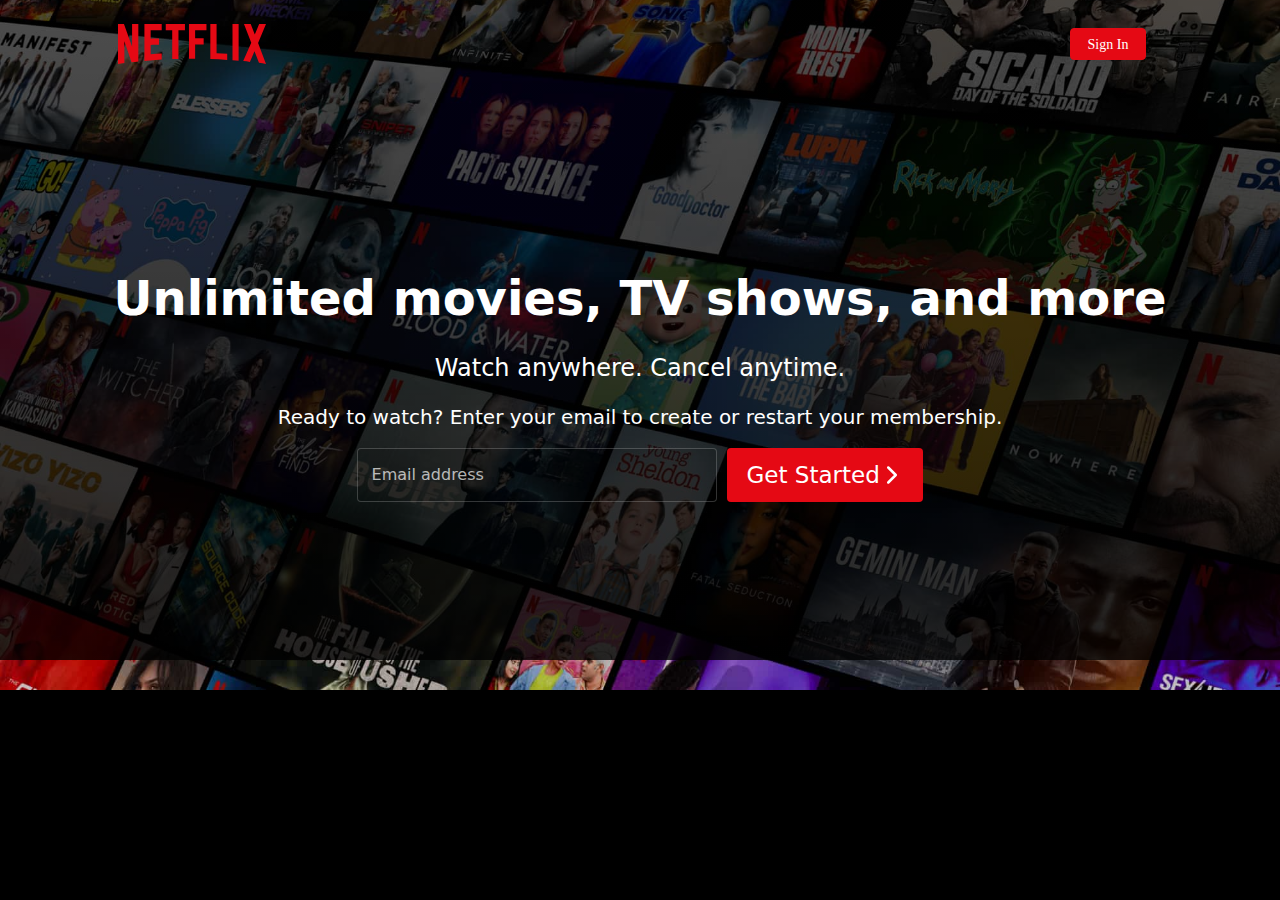
<file: index.html>
<!DOCTYPE html>
<html lang="en">
    <head>
        <meta charset="UTF-8">
        <meta name="viewport" content="width=device-width, initial-scale=1.0">
        <meta http-equiv="refresh" content="0; url='./html/home.html'">
    </head>
</html>
</file>
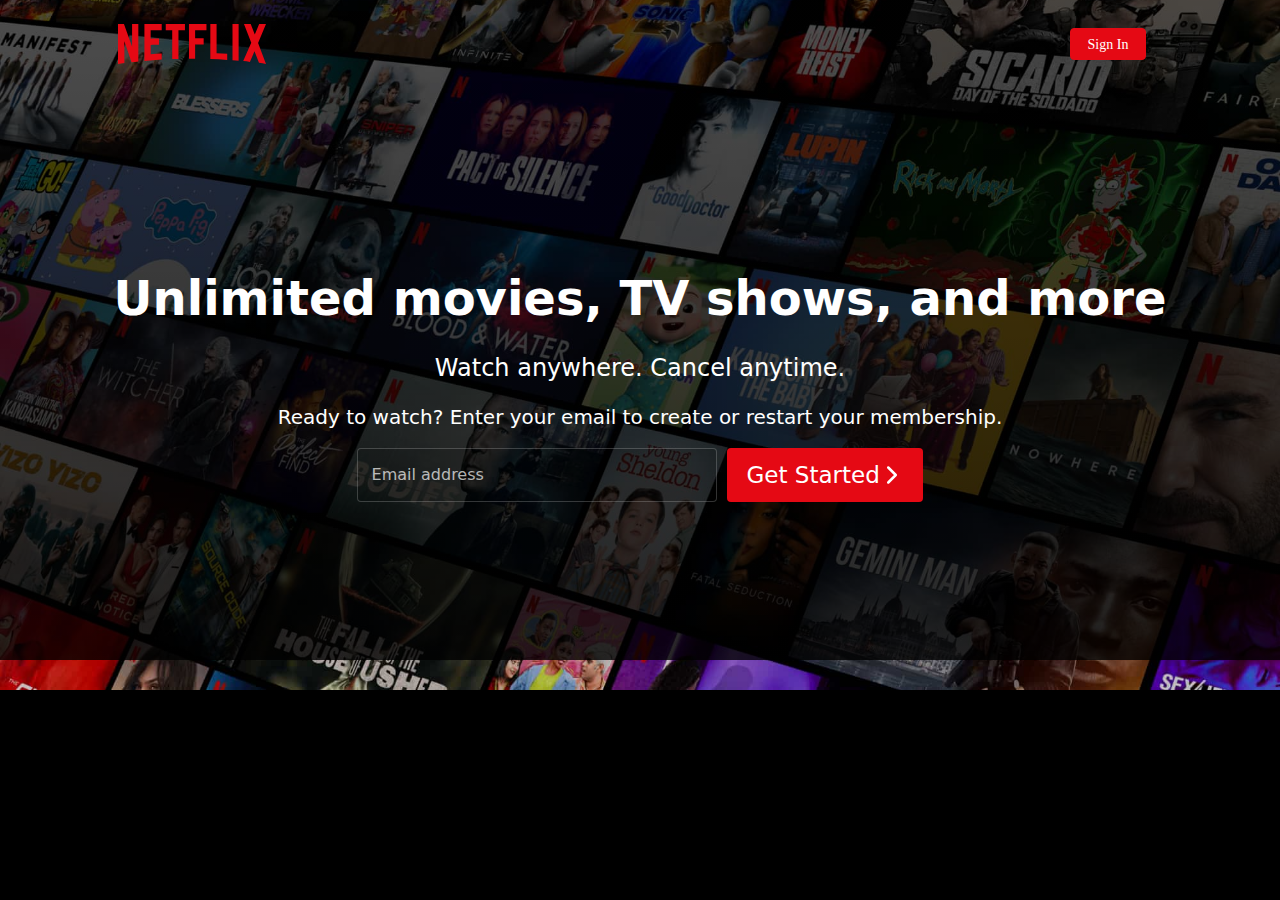
<file: html/home.html>
<!DOCTYPE html>
<html lang="en">
    <head>
        <meta charset="UTF-8">
        <meta name="viewport" content="width=device-width, initial-scale=1.0">
        <link rel="stylesheet" href="../bootstrap/bootstrap.min.css" type="text/css">
        <link rel="stylesheet" href="../bootstrap/bootstrap-icons.css" type="text/css">
        <link rel="stylesheet" href="../css/home.css" type="text/css">
        <link rel="stylesheet" href="../css/main.css" type="text/css">
        <title>Netflix South Africa - Watch TV Shows Online, Watch Movies Online</title>
    </head>
    <body>
        <div class="container-fluid p-4">
            <div class="container px-5 d-flex justify-content-between">
                <svg alt="logo" class="img-fluid" viewBox="0 0 111 30" version="1.1" xmlns="http://www.w3.org/2000/svg" xmlns:xlink="http://www.w3.org/1999/xlink" aria-hidden="true" role="img" class="default-ltr-cache-1d568uk ev1dnif2">
                    <g>
                        <path fill="rgb(229,9,20)" d="M105.06233,14.2806261 L110.999156,30 C109.249227,29.7497422 107.500234,29.4366857 105.718437,29.1554972 L102.374168,20.4686475 L98.9371075,28.4375293 C97.2499766,28.1563408 95.5928391,28.061674 93.9057081,27.8432843 L99.9372012,14.0931671 L94.4680851,-5.68434189e-14 L99.5313525,-5.68434189e-14 L102.593495,7.87421502 L105.874965,-5.68434189e-14 L110.999156,-5.68434189e-14 L105.06233,14.2806261 Z M90.4686475,-5.68434189e-14 L85.8749649,-5.68434189e-14 L85.8749649,27.2499766 C87.3746368,27.3437061 88.9371075,27.4055675 90.4686475,27.5930265 L90.4686475,-5.68434189e-14 Z M81.9055207,26.93692 C77.7186241,26.6557316 73.5307901,26.4064111 69.250164,26.3117443 L69.250164,-5.68434189e-14 L73.9366389,-5.68434189e-14 L73.9366389,21.8745899 C76.6248008,21.9373887 79.3120255,22.1557784 81.9055207,22.2804387 L81.9055207,26.93692 Z M64.2496954,10.6561065 L64.2496954,15.3435186 L57.8442216,15.3435186 L57.8442216,25.9996251 L53.2186709,25.9996251 L53.2186709,-5.68434189e-14 L66.3436123,-5.68434189e-14 L66.3436123,4.68741213 L57.8442216,4.68741213 L57.8442216,10.6561065 L64.2496954,10.6561065 Z M45.3435186,4.68741213 L45.3435186,26.2498828 C43.7810479,26.2498828 42.1876465,26.2498828 40.6561065,26.3117443 L40.6561065,4.68741213 L35.8121661,4.68741213 L35.8121661,-5.68434189e-14 L50.2183897,-5.68434189e-14 L50.2183897,4.68741213 L45.3435186,4.68741213 Z M30.749836,15.5928391 C28.687787,15.5928391 26.2498828,15.5928391 24.4999531,15.6875059 L24.4999531,22.6562939 C27.2499766,22.4678976 30,22.2495079 32.7809542,22.1557784 L32.7809542,26.6557316 L19.812541,27.6876933 L19.812541,-5.68434189e-14 L32.7809542,-5.68434189e-14 L32.7809542,4.68741213 L24.4999531,4.68741213 L24.4999531,10.9991564 C26.3126816,10.9991564 29.0936358,10.9054269 30.749836,10.9054269 L30.749836,15.5928391 Z M4.78114163,12.9684132 L4.78114163,29.3429562 C3.09401069,29.5313525 1.59340144,29.7497422 0,30 L0,-5.68434189e-14 L4.4690224,-5.68434189e-14 L10.562377,17.0315868 L10.562377,-5.68434189e-14 L15.2497891,-5.68434189e-14 L15.2497891,28.061674 C13.5935889,28.3437998 11.906458,28.4375293 10.1246602,28.6868498 L4.78114163,12.9684132 Z"></path>
                    </g>
                </svg>
                <button class="snbtn">Sign In</button>
            </div>
        </div>
        <main class="container-fluid text-center">
            <section class="container">
                <h1>Unlimited movies, TV shows, and more</h1>
                <p>Watch anywhere. Cancel anytime.</p>
                <p>Ready to watch? Enter your email to create or restart your membership.</p>
                <div class="container">
                    <form action="#" class="" id="signup">
                        <input id="email" type="text" placeholder="Email address">
                        <button style="display: flex; align-items: center; justify-content: center;">Get Started <svg xmlns="http://www.w3.org/2000/svg" width="24" height="20" fill="currentColor" class="bi bi-chevron-right" viewBox="0 0 16 16">
                            <path style="stroke: white;stroke-width: 1px;" fill-rule="evenodd" d="M4.646 1.646a.5.5 0 0 1 .708 0l6 6a.5.5 0 0 1 0 .708l-6 6a.5.5 0 0 1-.708-.708L10.293 8 4.646 2.354a.5.5 0 0 1 0-.708z"/>
                          </svg></button>
                    </form>
                </div>
            </section>
            <section>

            </section>
        </main>
        <script src="../bootstrap/bootstrap.bundle.min.js"></script>
    </body>
</html>
</file>
<file: css/home.css>
:root {
    --red: rgb(229,9,20);
}

[alt='logo']{
    width: 148px !important;
    height: 40px !important;
}

body {
    background-color: black;
    background-image: linear-gradient(to bottom, rgba(0,0,0,0.6), rgba(0,0,0,0.8)), url(../images/netflix_homepage.jpg);
    background-position: center;
    background-size: cover;
    background-repeat: no-repeat;
}

.snbtn {
    background-color: var(--red);
    outline: none;
    border: 1px solid var(--red);
    color: white;
    font-family: "Netflix Sans";
    margin-block: auto;
    margin-inline: 16px;
    /* padding-inline: 10px; */
    width: 76px;
    height: 32px;
    font-size: 0.875rem;
    border-radius: 4px;
    /* font-weight: 500; */
    
}
main {
    padding-right: 0 !important;
    padding-left: 0 !important;
    padding-block: 9.875rem;
}
main h1 {
    font-size: 3rem;
    font-weight: 900;
    color: white;
    margin: 0 !important;
    margin-block: 28px !important;
    line-height: 1 !important;
}
main p:nth-child(2) {
    font-size: 1.5rem;
    font-weight: 400;
    color: white;
}
main p:nth-child(3) {
    font-size: 1.25rem;
    font-weight: 400;
    line-height: 1.5;
    color: white;
}
#signup {
    display: flex;
    justify-content: center;
}
#signup>* {
    margin-inline: 5px;
}
#signup input:nth-child(1) {
    padding: 14px;
    width: 33%;
    border: 1px solid rgba(255,255,255,0.2);
    border-radius: 4px;
    outline: none;
    background-color: rgba(0,0,0,0.1);
    color: white;
}
#signup button:nth-child(2) {
    padding: 8px;
    width: 18%;
    /* border: 1px solid rgba(255,255,255,0.2); */
    border: none;
    border-radius: 4px;
    outline: none;
    font-size: 1.8vw;
    background-color: rgb(229,9,20);
    color: white;
}
#signup input:nth-child(1)::placeholder {
    color: rgba(255,255,255,0.7);
}
</file>
<file: css/main.css>
* {
    margin: 0;
    padding: 0;
    box-sizing: border-box;
}

@font-face {
    font-display: optional;
    font-family: Netflix Sans;
    font-weight: 100;
    src: url(../fonts/NetflixSans_W_Th.woff2) format("woff2"),url(../fonts/NetflixSans_W_Th.woff) format("woff")
}

@font-face {
    font-display: optional;
    font-family: Netflix Sans;
    font-weight: 300;
    src: url(../fonts/NetflixSans_W_Lt.woff2) format("woff2"),url(../fonts/NetflixSans_W_Lt.woff) format("woff")
}

@font-face {
    font-display: optional;
    font-family: Netflix Sans;
    font-weight: 400;
    src: url(https://assets.nflxext.com/ffe/siteui/fonts/netflix-sans/v3/NetflixSans_W_Rg.woff2) format("woff2"),url(https://assets.nflxext.com/ffe/siteui/fonts/netflix-sans/v3/NetflixSans_W_Rg.woff) format("woff")
}

@font-face {
    font-display: optional;
    font-family: Netflix Sans;
    font-weight: 500;
    src: url(../fonts/NetflixSans_W_Md.woff2) format("woff2"),url(../fonts/NetflixSans_W_Md.woff) format("woff")
}

@font-face {
    font-display: optional;
    font-family: Netflix Sans;
    font-weight: 700;
    src: url(https://assets.nflxext.com/ffe/siteui/fonts/netflix-sans/v3/NetflixSans_W_Bd.woff2) format("woff2"),url(https://assets.nflxext.com/ffe/siteui/fonts/netflix-sans/v3/NetflixSans_W_Bd.woff) format("woff")
}

@font-face {
    font-display: optional;
    font-family: Netflix Sans;
    font-weight: 900;
    src: url(https://assets.nflxext.com/ffe/siteui/fonts/netflix-sans/v3/NetflixSans_W_Blk.woff2) format("woff2"),url(https://assets.nflxext.com/ffe/siteui/fonts/netflix-sans/v3/NetflixSans_W_Blk.woff) format("woff")
}
</file>
